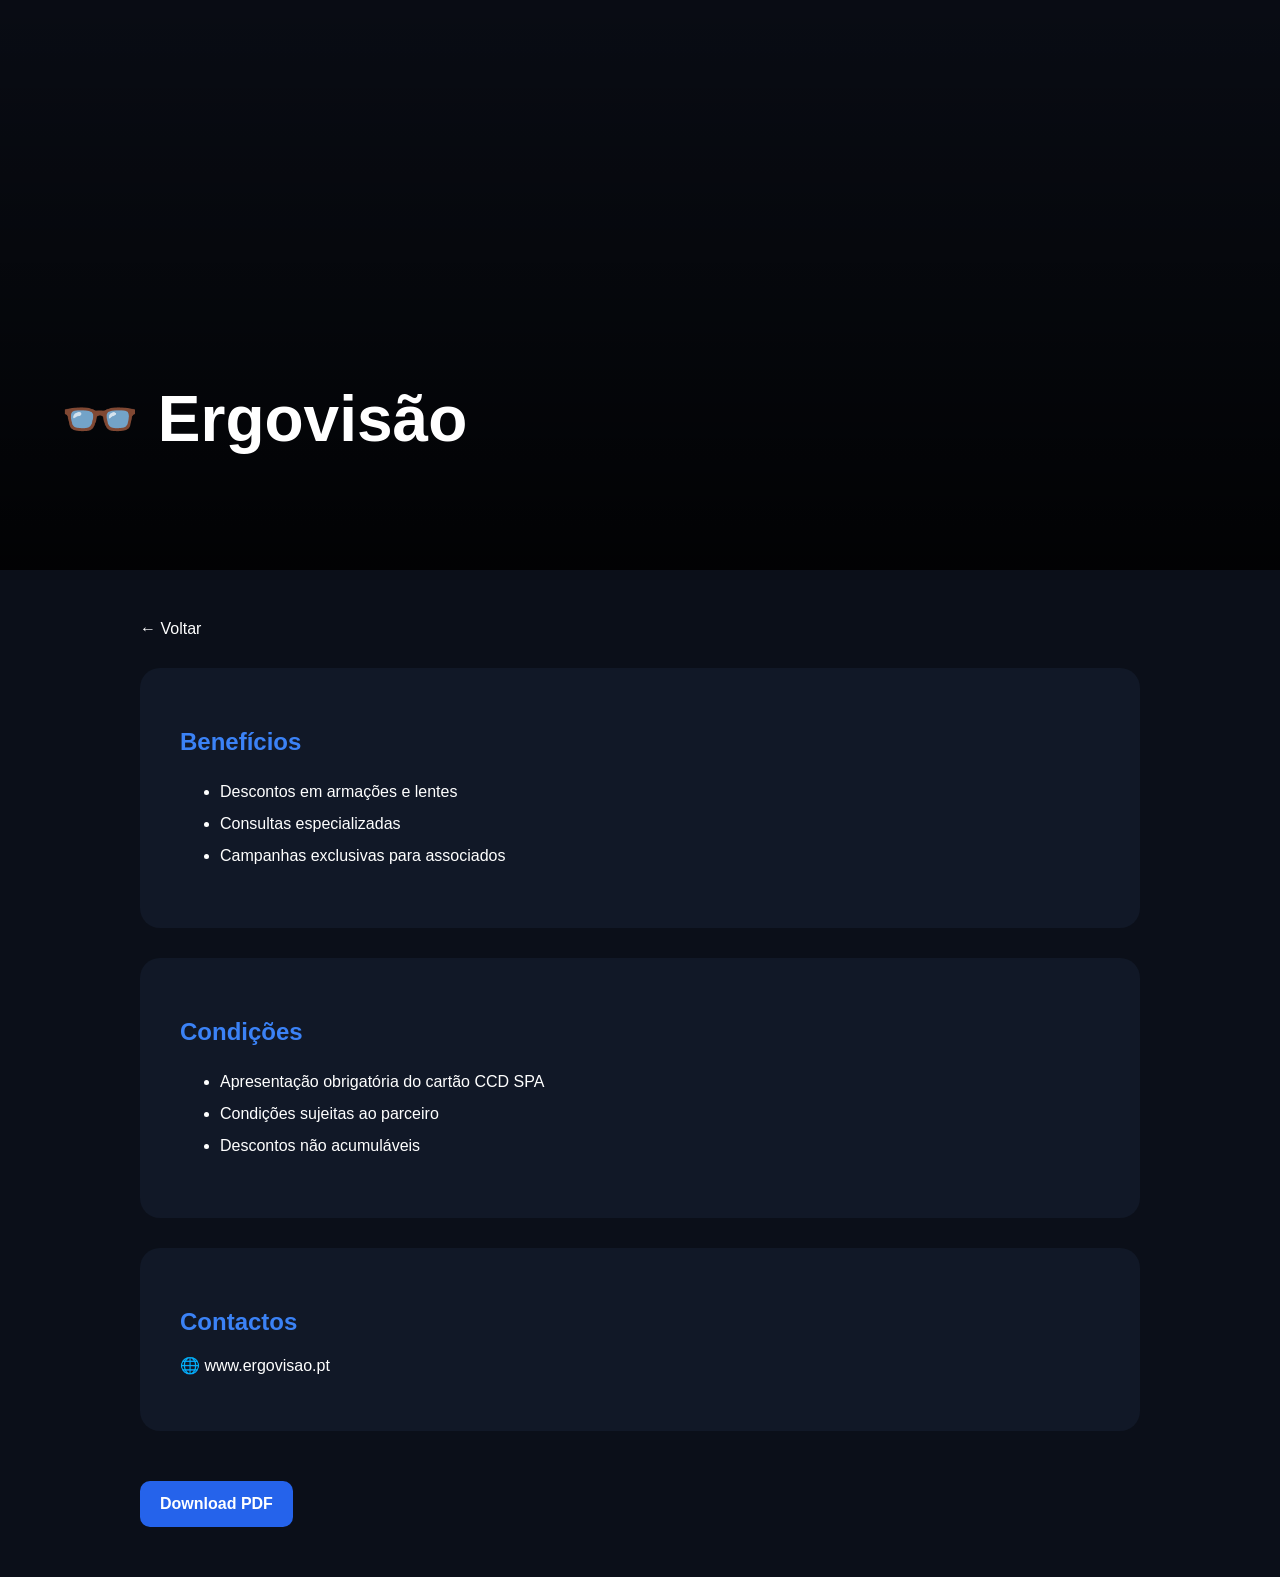
<file: ccd-spa/protocolos/ergovisao.html>
<!DOCTYPE html>
<html lang="pt">
<head>
<meta charset="UTF-8">
<meta name="viewport" content="width=device-width, initial-scale=1.0">
<title>Ergovisão</title>
<link rel="stylesheet" href="style.css">
</head>
<body>

<section class="hero" style="background:url('https://images.unsplash.com/photo-1516549655169-df83a0774514?q=80&w=1974&auto=format&fit=crop') center/cover;">
<h1>👓 Ergovisão</h1>
</section>

<div class="container">

<a href="../index.html" class="back">← Voltar</a>

<div class="card">
<h2>Benefícios</h2>
<ul>
<li>Descontos em armações e lentes</li><li>Consultas especializadas</li><li>Campanhas exclusivas para associados</li>
</ul>
</div>

<div class="card">
<h2>Condições</h2>
<ul>
<li>Apresentação obrigatória do cartão CCD SPA</li><li>Condições sujeitas ao parceiro</li><li>Descontos não acumuláveis</li>
</ul>
</div>

<div class="card">
<h2>Contactos</h2>
<p>🌐 www.ergovisao.pt</p>
</div>

<a class="btn" href="../pdfs/ergovisao.pdf" target="_blank">Download PDF</a>

</div>

</body>
</html>
</file>
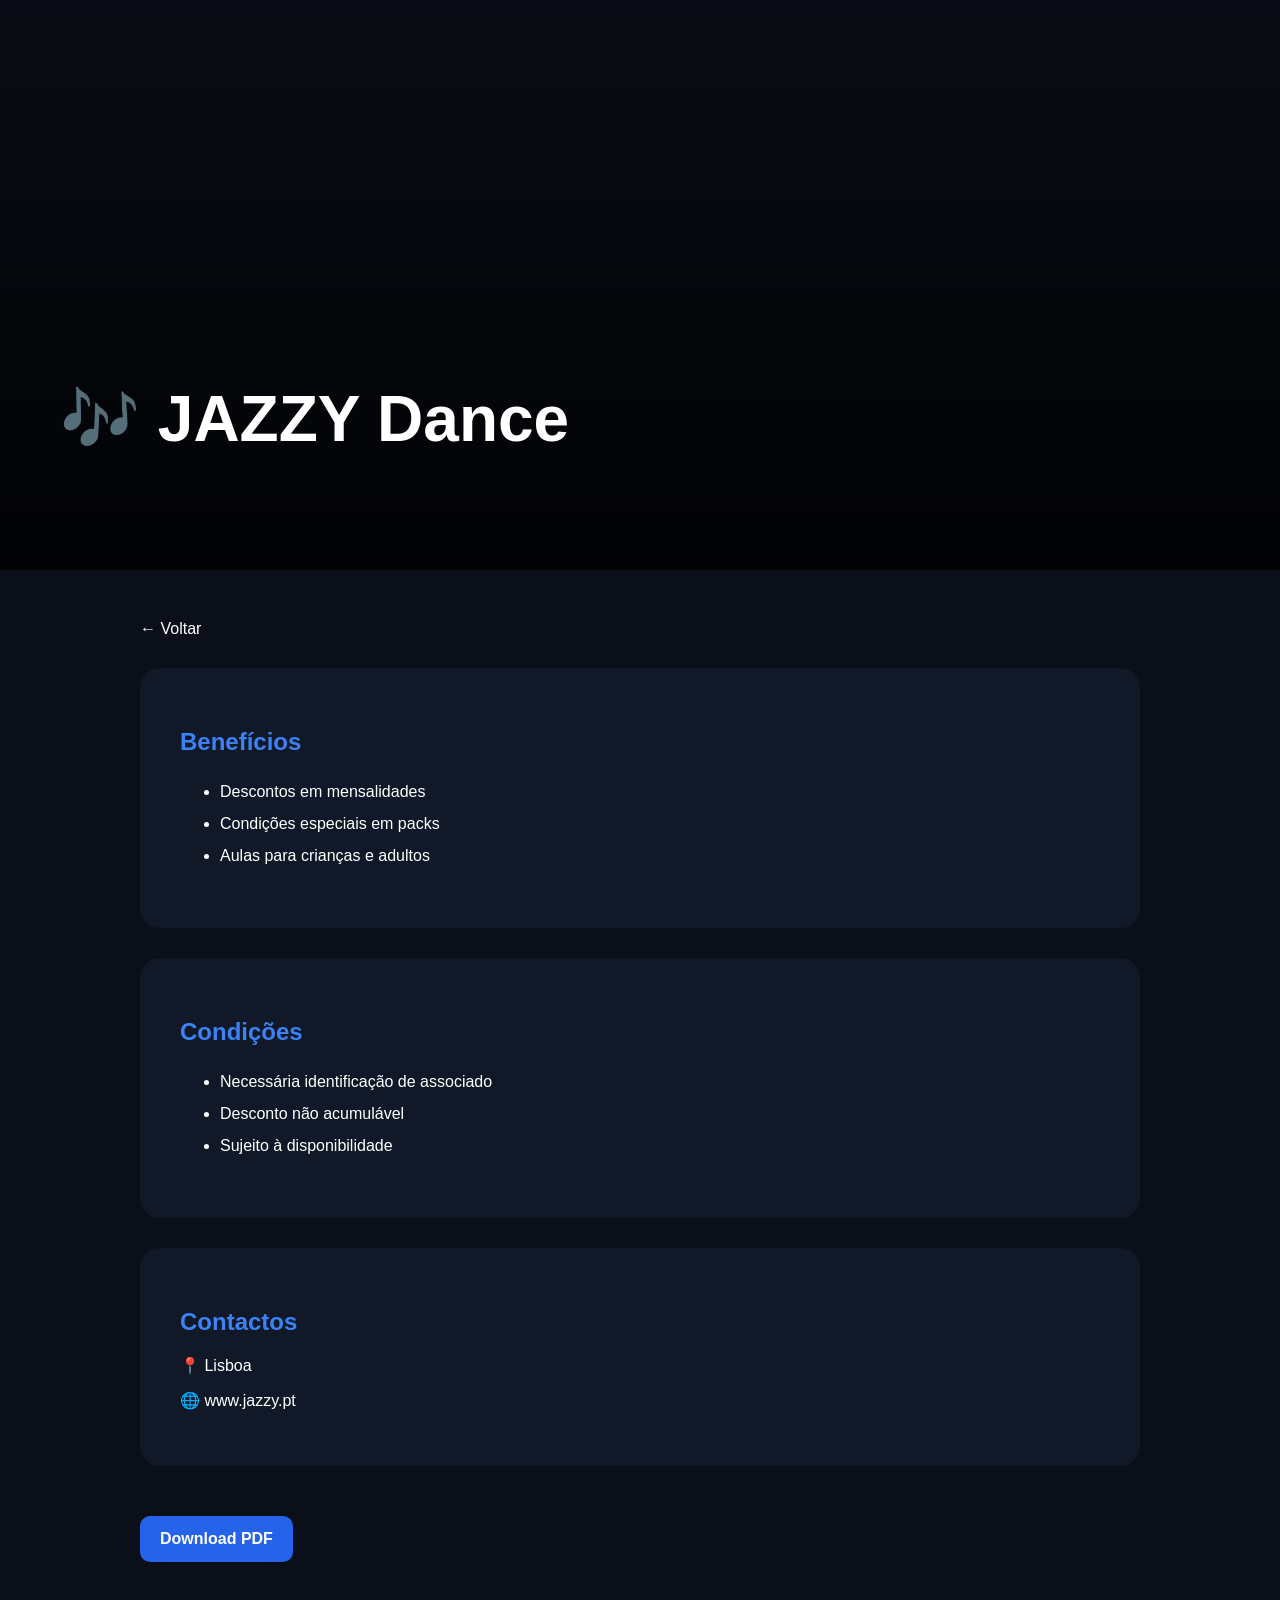
<file: ccd-spa/protocolos/jazzy.html>
<!DOCTYPE html>
<html lang="pt">
<head>
<meta charset="UTF-8">
<meta name="viewport" content="width=device-width, initial-scale=1.0">
<title>JAZZY Dance</title>
<link rel="stylesheet" href="style.css">
</head>
<body>

<section class="hero" style="background:url('https://images.unsplash.com/photo-1508700115892-45ecd05ae2ad?q=80&w=1974&auto=format&fit=crop') center/cover;">
<h1>🎶 JAZZY Dance</h1>
</section>

<div class="container">

<a href="../index.html" class="back">← Voltar</a>

<div class="card">
<h2>Benefícios</h2>
<ul>
<li>Descontos em mensalidades</li><li>Condições especiais em packs</li><li>Aulas para crianças e adultos</li>
</ul>
</div>

<div class="card">
<h2>Condições</h2>
<ul>
<li>Necessária identificação de associado</li><li>Desconto não acumulável</li><li>Sujeito à disponibilidade</li>
</ul>
</div>

<div class="card">
<h2>Contactos</h2>
<p>📍 Lisboa</p><p>🌐 www.jazzy.pt</p>
</div>

<a class="btn" href="../pdfs/jazzy.pdf" target="_blank">Download PDF</a>

</div>

</body>
</html>
</file>
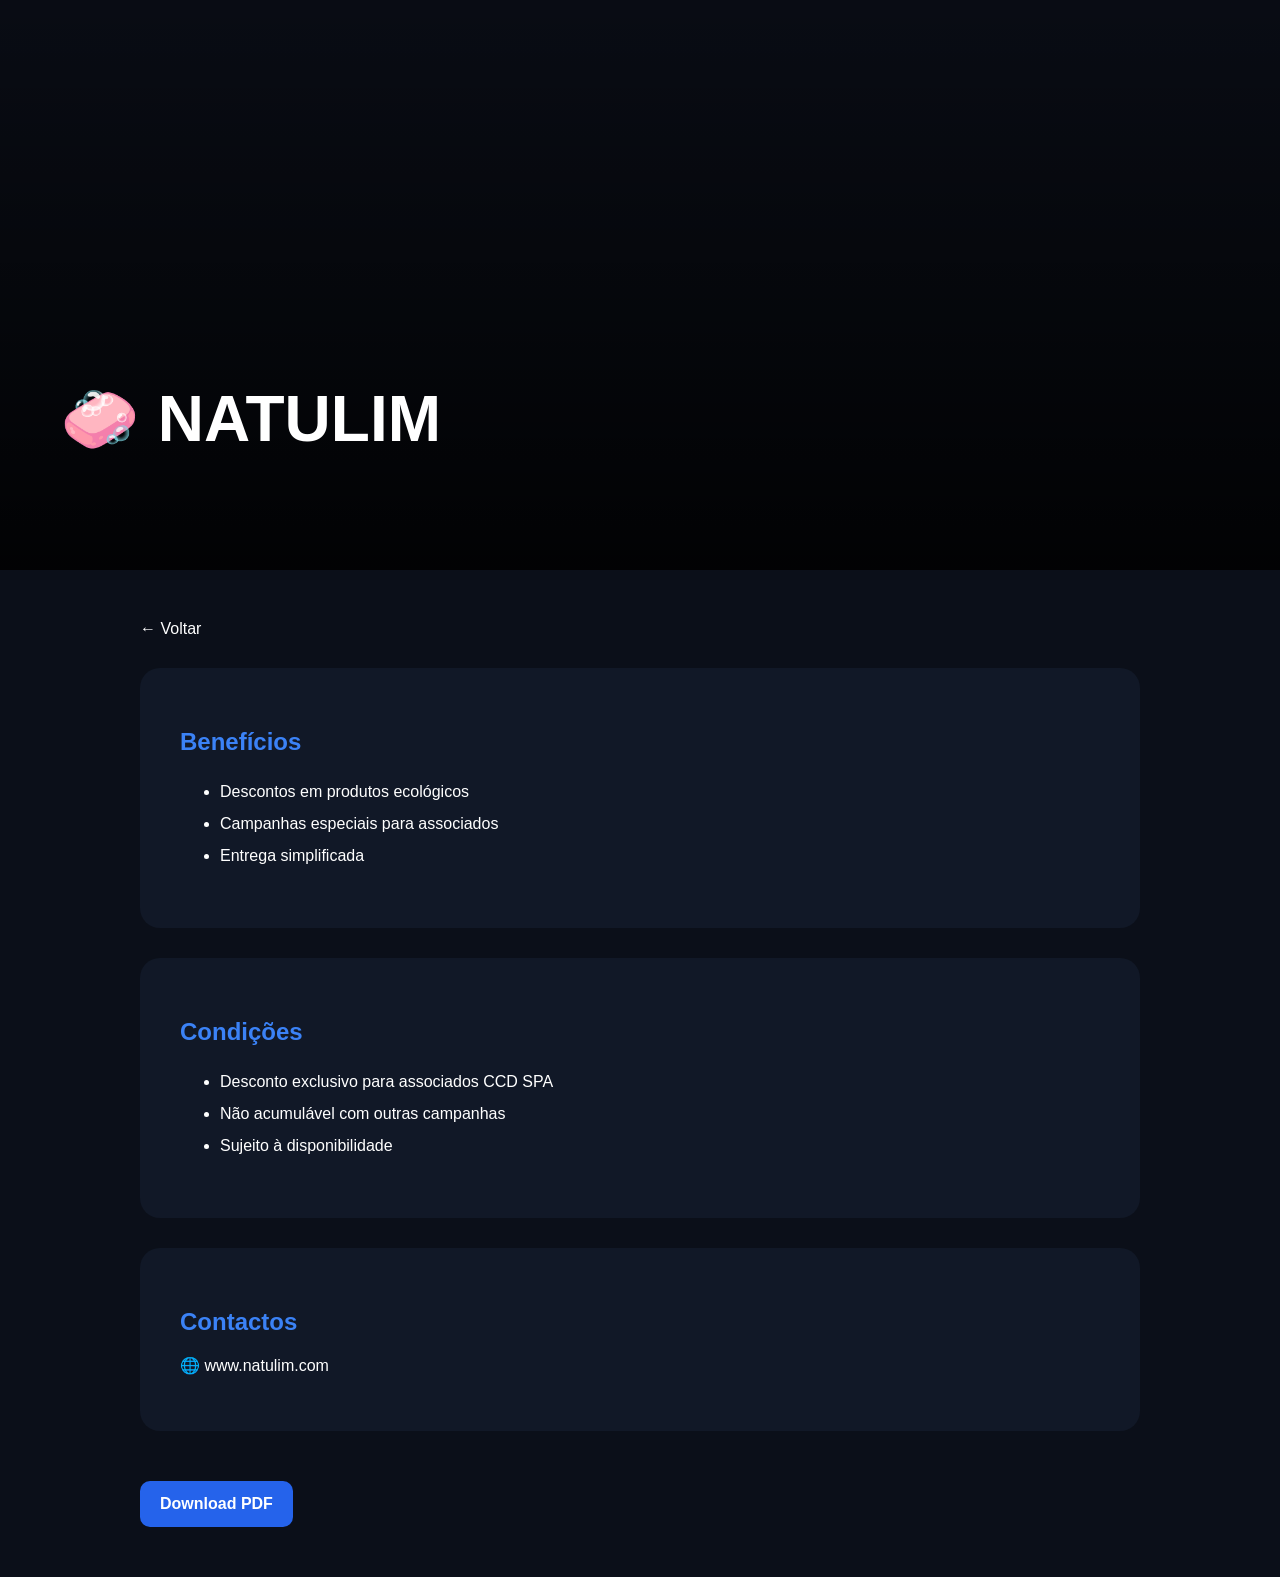
<file: ccd-spa/protocolos/natulim.html>
<!DOCTYPE html>
<html lang="pt">
<head>
<meta charset="UTF-8">
<meta name="viewport" content="width=device-width, initial-scale=1.0">
<title>NATULIM</title>
<link rel="stylesheet" href="style.css">
</head>
<body>

<section class="hero" style="background:url('https://images.unsplash.com/photo-1527515637462-cff94eecc1ac?q=80&w=1974&auto=format&fit=crop') center/cover;">
<h1>🧼 NATULIM</h1>
</section>

<div class="container">

<a href="../index.html" class="back">← Voltar</a>

<div class="card">
<h2>Benefícios</h2>
<ul>
<li>Descontos em produtos ecológicos</li><li>Campanhas especiais para associados</li><li>Entrega simplificada</li>
</ul>
</div>

<div class="card">
<h2>Condições</h2>
<ul>
<li>Desconto exclusivo para associados CCD SPA</li><li>Não acumulável com outras campanhas</li><li>Sujeito à disponibilidade</li>
</ul>
</div>

<div class="card">
<h2>Contactos</h2>
<p>🌐 www.natulim.com</p>
</div>

<a class="btn" href="../pdfs/natulim.pdf" target="_blank">Download PDF</a>

</div>

</body>
</html>
</file>
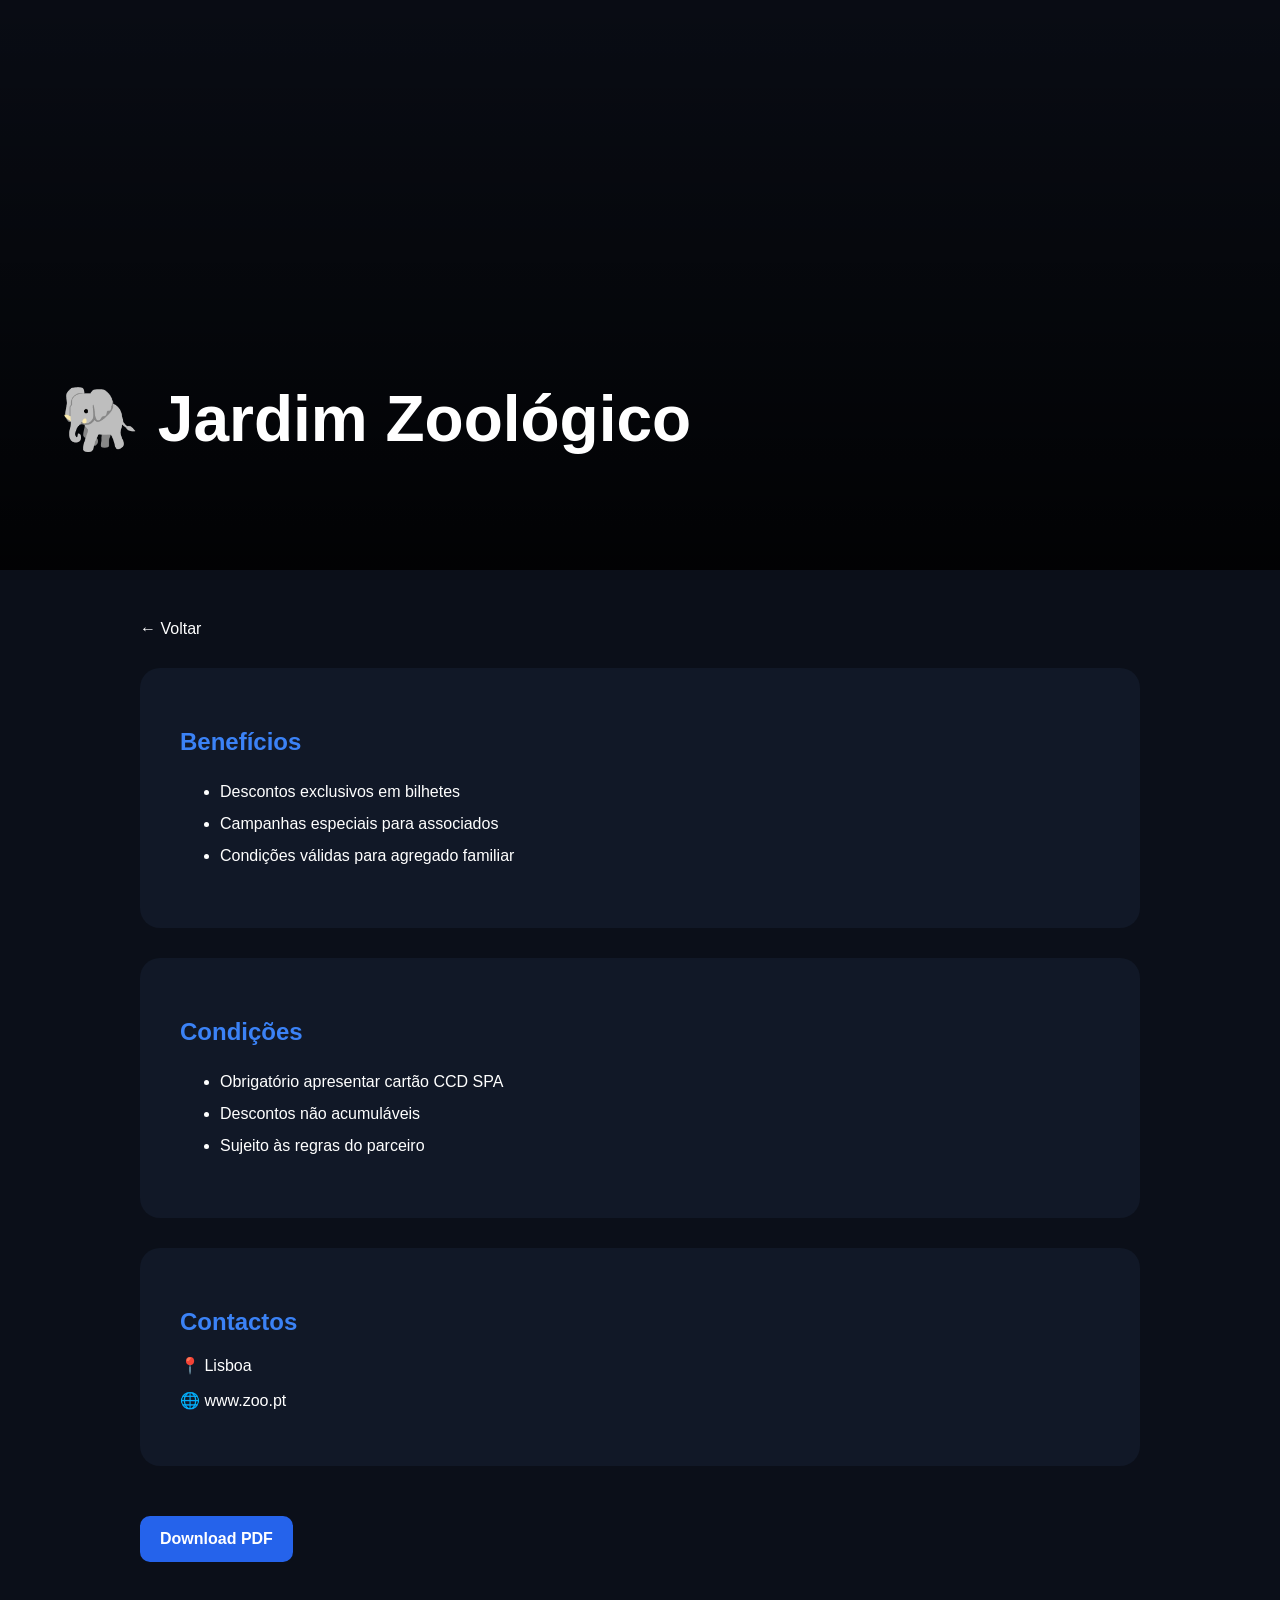
<file: ccd-spa/protocolos/zoo.html>
<!DOCTYPE html>
<html lang="pt">
<head>
<meta charset="UTF-8">
<meta name="viewport" content="width=device-width, initial-scale=1.0">
<title>Jardim Zoológico</title>
<link rel="stylesheet" href="style.css">
</head>
<body>

<section class="hero" style="background:url('https://images.unsplash.com/photo-1546182990-dffeafbe841d?q=80&w=1974&auto=format&fit=crop') center/cover;">
<h1>🐘 Jardim Zoológico</h1>
</section>

<div class="container">

<a href="../index.html" class="back">← Voltar</a>

<div class="card">
<h2>Benefícios</h2>
<ul>
<li>Descontos exclusivos em bilhetes</li><li>Campanhas especiais para associados</li><li>Condições válidas para agregado familiar</li>
</ul>
</div>

<div class="card">
<h2>Condições</h2>
<ul>
<li>Obrigatório apresentar cartão CCD SPA</li><li>Descontos não acumuláveis</li><li>Sujeito às regras do parceiro</li>
</ul>
</div>

<div class="card">
<h2>Contactos</h2>
<p>📍 Lisboa</p><p>🌐 www.zoo.pt</p>
</div>

<a class="btn" href="../pdfs/zoo.pdf" target="_blank">Download PDF</a>

</div>

</body>
</html>
</file>
<file: ccd-spa/protocolos/style.css>
body{
    margin:0;
    background:#0b0f19;
    color:white;
    font-family:'Segoe UI',sans-serif;
}

.hero{
    height:50vh;
    display:flex;
    align-items:end;
    padding:60px;
    background-size:cover !important;
    background-position:center !important;
    position:relative;
}

.hero::before{
    content:'';
    position:absolute;
    inset:0;
    background:linear-gradient(to top, rgba(0,0,0,0.85), rgba(0,0,0,0.2));
}

.hero h1{
    position:relative;
    z-index:2;
    font-size:4rem;
}

.container{
    max-width:1000px;
    margin:auto;
    padding:50px 20px;
}

.card{
    background:#111827;
    border-radius:20px;
    padding:40px;
    margin-bottom:30px;
}

h2{
    color:#3b82f6;
    margin-bottom:20px;
}

ul{
    line-height:2;
}

.btn{
    display:inline-block;
    margin-top:20px;
    background:#2563eb;
    color:white;
    padding:14px 20px;
    text-decoration:none;
    border-radius:10px;
    font-weight:bold;
}

.back{
    margin-bottom:30px;
    display:inline-block;
    color:white;
    text-decoration:none;
}
</file>
